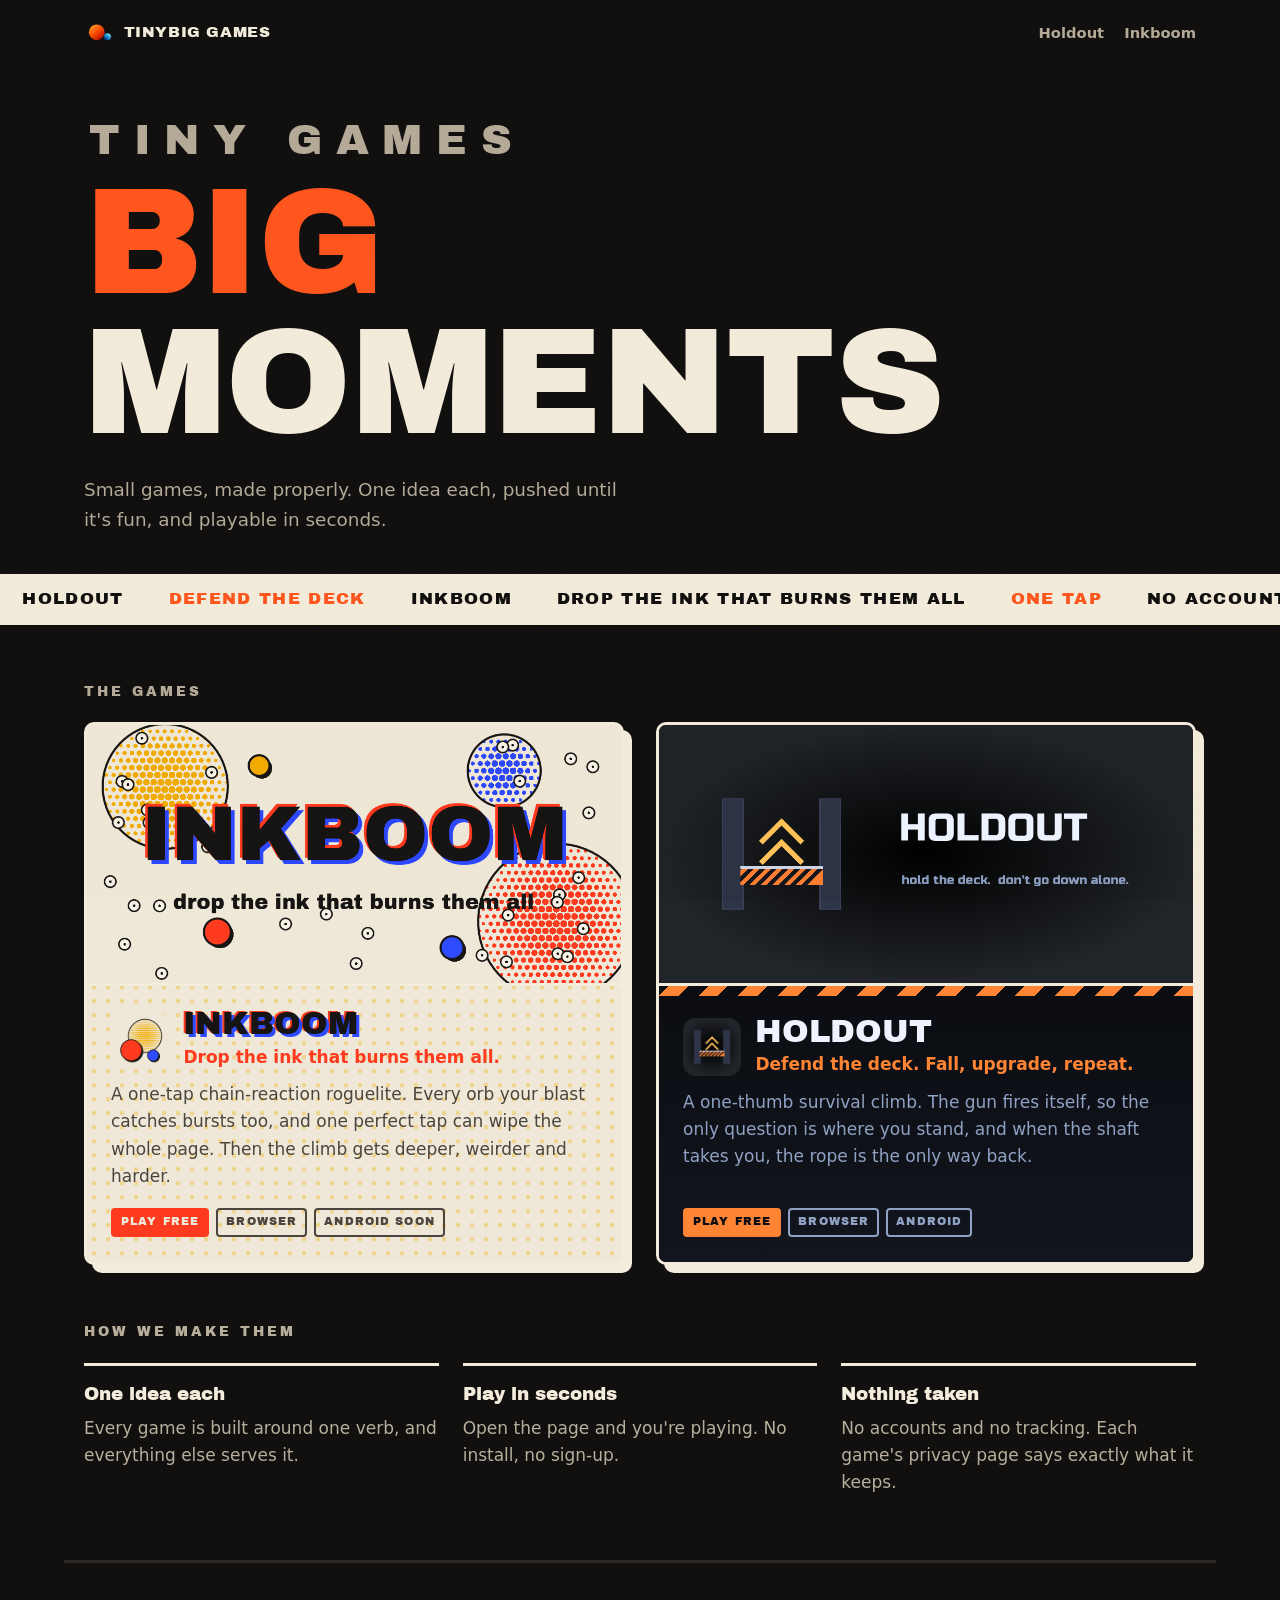
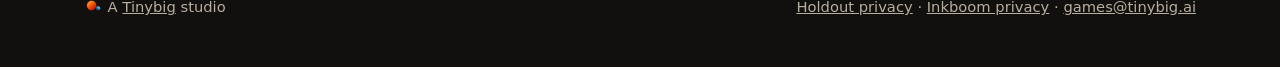
<file: index.html>
<!doctype html>
<html lang="en">
<head>
<meta charset="utf-8">
<meta name="viewport" content="width=device-width, initial-scale=1">
<title>Tinybig Games</title>
<meta name="description" content="Small games from Tinybig. Holdout: defend a rising deck. Inkboom: drop the ink that burns them all.">

<meta property="og:title" content="Tinybig Games">
<meta property="og:description" content="Small games, made properly.">
<meta property="og:image" content="https://games.tinybig.ai/inkboom/assets/feature.png">
<meta property="og:url" content="https://games.tinybig.ai/">
<meta property="og:type" content="website">
<meta name="twitter:card" content="summary_large_image">
<link rel="icon" type="image/svg+xml" href="/assets/tinybig-logo.svg">
<link rel="stylesheet" href="/assets/site.css">

<style>
  .hero { max-width: 72rem; margin: 0 auto; padding: 3.5rem 1.25rem 2.5rem; }
  .hero h1 { margin: 0; font-size: clamp(3.4rem, 13vw, 9.5rem); text-transform: uppercase; }
  /* The name is the joke: "tiny" set small against an enormous "BIG". */
  .hero h1 .tiny { display: block; font-size: .28em; letter-spacing: .32em; margin: 0 0 .3em .12em; color: var(--page-dim); }
  .hero h1 .big { color: var(--page-accent); }
  .hero p { margin: 1.4rem 0 0; max-width: 34rem; color: var(--page-dim); font-size: 1.15rem; }

  .ticker { overflow: hidden; border-block: 3px solid var(--page-ink); background: var(--page-ink); color: var(--page-bg); }
  .ticker div { display: flex; width: max-content; animation: slide 28s linear infinite; }
  .ticker span { font-family: var(--display); font-size: 1.05rem; letter-spacing: .08em; padding: .55rem 1.4rem; white-space: nowrap; }
  .ticker span:nth-child(3n+2) { color: var(--page-accent); }
  @keyframes slide { to { transform: translateX(-50%); } }

  .wrap { max-width: 72rem; margin: 0 auto; padding: 0 1.25rem; }
  .label { font-family: var(--display); font-size: .85rem; letter-spacing: .22em; color: var(--page-dim); margin: 3.5rem 0 1.25rem; }

  /* Each game is a poster in its own world; the studio page only frames them. */
  .posters { display: grid; gap: 2rem; grid-template-columns: repeat(auto-fit, minmax(21rem, 1fr)); }
  .poster {
    --bg: #000; --ink: #fff; --dim: #aaa; --accent: #f00;
    display: flex; flex-direction: column; text-decoration: none;
    background: var(--bg); color: var(--ink);
    border: 3px solid var(--page-ink); border-radius: 10px; overflow: hidden;
    box-shadow: 8px 8px 0 var(--page-ink);
    transition: transform .15s ease, box-shadow .15s ease;
  }
  .poster:hover { transform: translate(-3px, -3px) rotate(-.4deg); box-shadow: 12px 12px 0 var(--page-ink); }
  .poster .art { aspect-ratio: 1024 / 500; width: 100%; object-fit: cover; display: block; border-bottom: 3px solid var(--page-ink); }
  .poster .info { padding: 1.4rem 1.5rem 1.6rem; display: flex; flex-direction: column; gap: .65rem; flex: 1; }
  .poster .head { display: flex; align-items: center; gap: .9rem; }
  .poster .head img { width: 58px; height: 58px; border-radius: 13px; }
  .poster h2 { margin: 0; font-family: var(--display); font-weight: 400; font-size: 2rem; line-height: 1; }
  .poster .tag { margin: .2rem 0 0; color: var(--accent); font-weight: 700; }
  .poster .body { margin: 0; color: var(--dim); }
  .poster .meta { margin-top: auto; padding-top: .5rem; display: flex; gap: .45rem; flex-wrap: wrap; }
  .poster .meta span {
    font-family: var(--display); font-size: .7rem; letter-spacing: .1em;
    border: 2px solid currentColor; border-radius: 4px; padding: .2rem .5rem; color: var(--dim);
  }
  .poster .meta span.go { background: var(--accent); border-color: var(--accent); color: var(--bg); }

  .poster.holdout { --bg: #0b0d12; --ink: #eef3ff; --dim: #8fa2c4; --accent: #ff8434; }
  .poster.holdout .info { background: linear-gradient(#0b0d12, #12151d); }
  .poster.holdout .info::before {
    content: ""; height: 10px; margin: -1.4rem -1.5rem .6rem;
    background: repeating-linear-gradient(-45deg, #ff8434 0 14px, #0b0d12 14px 28px);
  }
  .poster.inkboom { --bg: #efe8d8; --ink: #171513; --dim: #4a453e; --accent: #ff3b1f; }
  .poster.inkboom h2 { text-shadow: 3px 3px 0 #2f4bff, -2px -1px 0 #ff3b1f; }
  .poster.inkboom .info {
    background-image: radial-gradient(#f2ae0055 22%, transparent 24%);
    background-size: 14px 14px; background-position: right -40px bottom -40px;
  }

  .about { display: grid; gap: 1.5rem; grid-template-columns: repeat(auto-fit, minmax(16rem, 1fr)); margin-top: 1rem; }
  .about div { border-top: 3px solid var(--page-ink); padding-top: .9rem; }
  .about h3 { margin: 0 0 .3rem; font-family: var(--display); font-weight: 400; font-size: 1.15rem; }
  .about p { margin: 0; color: var(--page-dim); }
</style>
</head>
<body>

<nav class="nav">
  <a class="brand" href="/"><img src="/assets/tinybig-logo.svg" alt="">TINYBIG GAMES</a>
  <ul>
    <li><a href="/holdout/">Holdout</a></li>
    <li><a href="/inkboom/">Inkboom</a></li>
  </ul>
</nav>

<header class="hero">
  <h1 class="display"><span class="tiny">tiny games</span><span class="big">BIG</span> moments</h1>
  <p>Small games, made properly. One idea each, pushed until it's fun, and
     playable in seconds.</p>
</header>

<div class="ticker" aria-hidden="true"><div>
  <span>HOLDOUT</span><span>DEFEND THE DECK</span><span>INKBOOM</span><span>DROP THE INK THAT BURNS THEM ALL</span><span>ONE TAP</span><span>NO ACCOUNTS</span>
  <span>HOLDOUT</span><span>DEFEND THE DECK</span><span>INKBOOM</span><span>DROP THE INK THAT BURNS THEM ALL</span><span>ONE TAP</span><span>NO ACCOUNTS</span>
</div></div>

<main class="wrap">
  <p class="label">THE GAMES</p>
  <div class="posters">
    <a class="poster inkboom" href="/inkboom/">
      <img class="art" src="/inkboom/assets/feature.png" alt="Inkboom: ink blasts on paper">
      <div class="info">
        <div class="head">
          <img src="/inkboom/assets/icon.png" alt="">
          <div><h2>INKBOOM</h2><p class="tag">Drop the ink that burns them all.</p></div>
        </div>
        <p class="body">A one-tap chain-reaction roguelite. Every orb your blast catches
          bursts too, and one perfect tap can wipe the whole page. Then the climb
          gets deeper, weirder and harder.</p>
        <div class="meta"><span class="go">PLAY FREE</span><span>BROWSER</span><span>ANDROID SOON</span></div>
      </div>
    </a>
    <a class="poster holdout" href="/holdout/">
      <img class="art" src="/holdout/assets/feature.png" alt="Holdout: hold the deck">
      <div class="info">
        <div class="head">
          <img src="/holdout/assets/icon.png" alt="">
          <div><h2>HOLDOUT</h2><p class="tag">Defend the deck. Fall, upgrade, repeat.</p></div>
        </div>
        <p class="body">A one-thumb survival climb. The gun fires itself, so the only
          question is where you stand, and when the shaft takes you, the rope is
          the only way back.</p>
        <div class="meta"><span class="go">PLAY FREE</span><span>BROWSER</span><span>ANDROID</span></div>
      </div>
    </a>
  </div>

  <p class="label">HOW WE MAKE THEM</p>
  <div class="about">
    <div><h3>One idea each</h3><p>Every game is built around one verb, and everything else serves it.</p></div>
    <div><h3>Play in seconds</h3><p>Open the page and you're playing. No install, no sign-up.</p></div>
    <div><h3>Nothing taken</h3><p>No accounts and no tracking. Each game's privacy page says exactly what it keeps.</p></div>
  </div>
</main>

<footer class="site-foot">
  <span><img src="/assets/tinybig-logo.svg" alt="">A <a href="https://tinybig.ai">Tinybig</a> studio</span>
  <span><a href="/holdout/privacy/">Holdout privacy</a> · <a href="/inkboom/privacy/">Inkboom privacy</a> · <a href="mailto:games@tinybig.ai">games@tinybig.ai</a></span>
</footer>

</body>
</html>
</file>
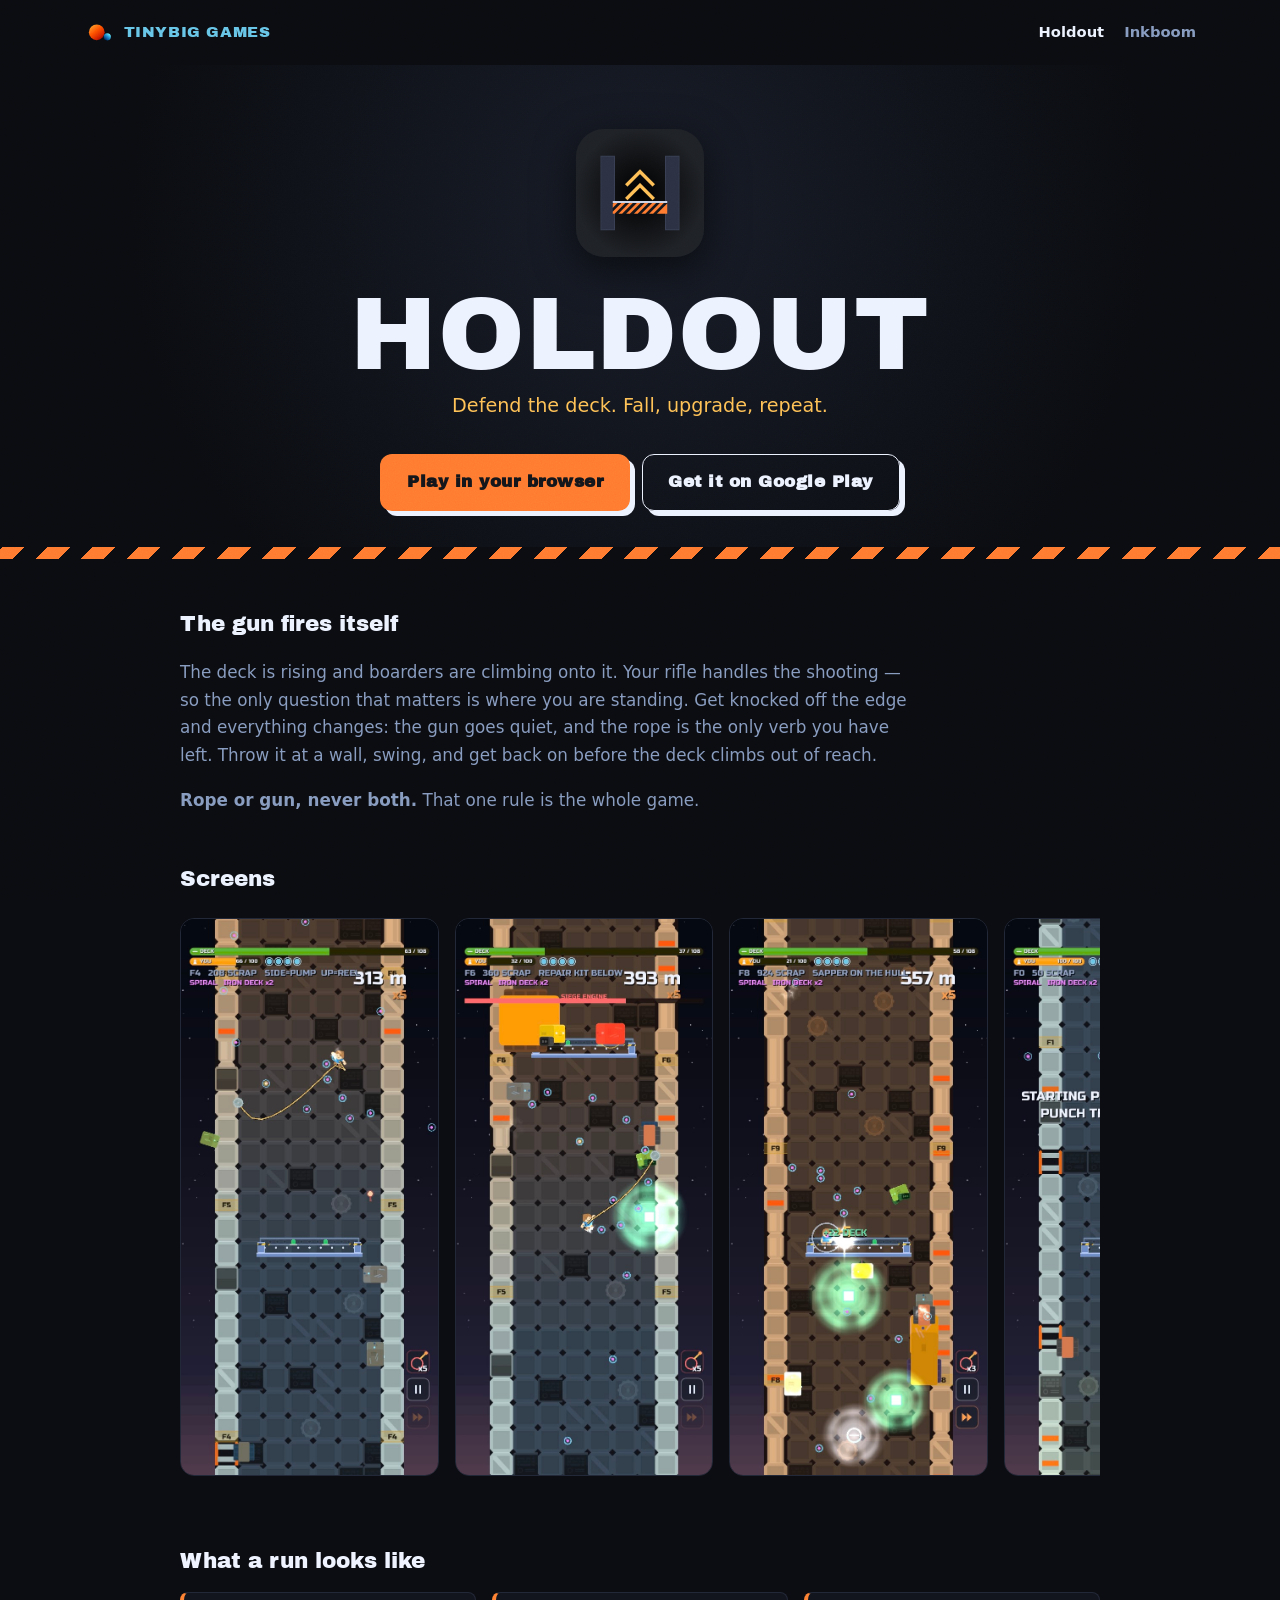
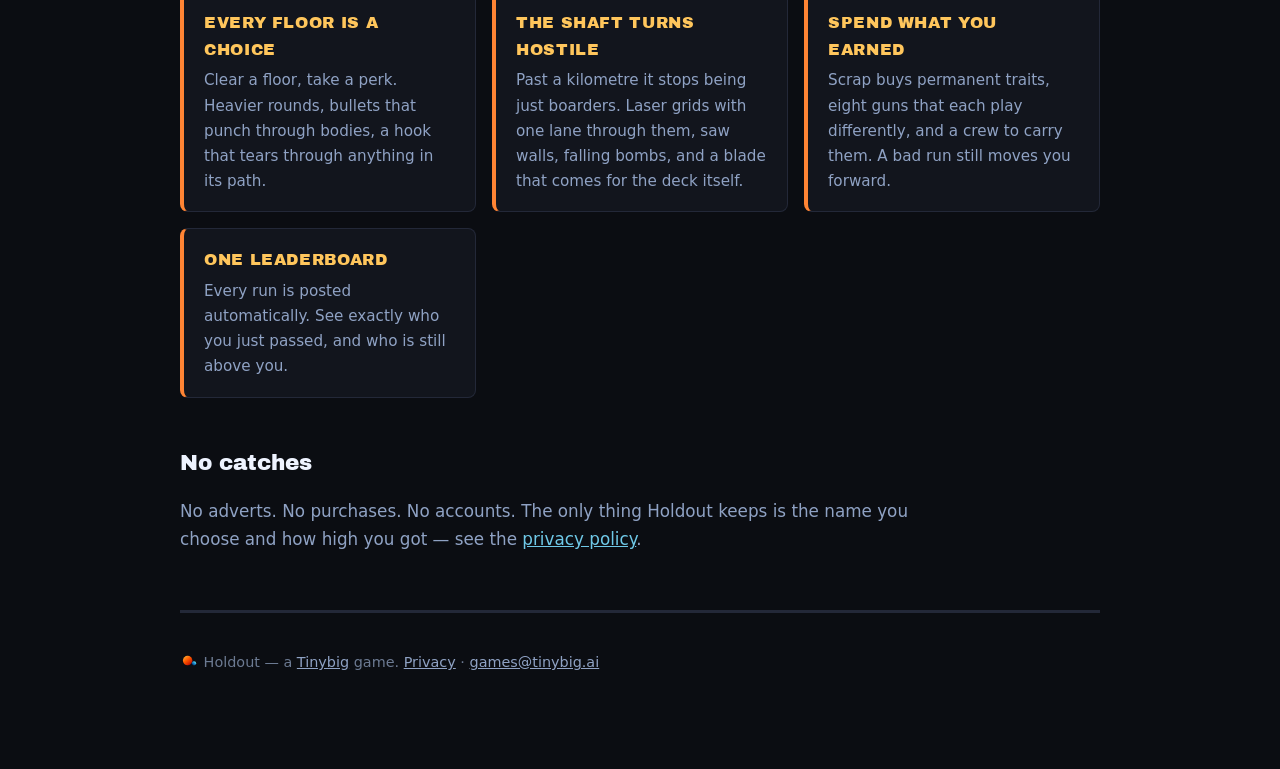
<file: holdout/index.html>
<!doctype html>
<html lang="en">
<head>
<meta charset="utf-8">
<meta name="viewport" content="width=device-width, initial-scale=1">
<title>Holdout — Defend the Deck</title>
<meta name="description" content="The gun fires itself. Your job is to hold the deck. A one-thumb survival climb: run, jump, and grapple back when the shaft takes you.">

<!-- Link previews. The feature graphic is already 1024x500, which is close
     enough to the 1.91:1 both cards want that it needs no second crop. -->
<meta property="og:title" content="Holdout — Defend the Deck">
<meta property="og:description" content="The gun fires itself. Your job is to hold the deck.">
<meta property="og:image" content="https://games.tinybig.ai/holdout/assets/feature.png">
<meta property="og:url" content="https://games.tinybig.ai/holdout/">
<meta property="og:type" content="website">
<meta name="twitter:card" content="summary_large_image">
<link rel="icon" type="image/png" href="/holdout/assets/icon.png">
<link rel="stylesheet" href="/assets/site.css">

<style>
  :root {
    color-scheme: dark;
    --bg: #0b0d12;
    --panel: #12151d;
    --line: #232838;
    --ink: #eef3ff;
    --dim: #8fa2c4;
    --faint: #6c7a92;
    --gold: #ffc65c;
    --orange: #ff8434;
  }
  * { box-sizing: border-box; }
  body {
    margin: 0;
    background: var(--bg);
    color: var(--ink);
    font: 16px/1.65 system-ui, -apple-system, "Segoe UI", Roboto, sans-serif;
  }
  .wrap { max-width: 60rem; margin: 0 auto; padding: 0 1.25rem 5rem; }

  /* Hero. The radial matches the icon's own backdrop so the page and the mark
     read as one thing rather than as art pasted onto a template. */
  header {
    text-align: center;
    padding: 4rem 1.25rem 3rem;
    background: radial-gradient(circle at 50% 30%, #1a1f2b 0%, var(--bg) 70%);
    border-bottom: 1px solid var(--line);
  }
  header img.icon {
    width: 128px; height: 128px; border-radius: 28px;
    box-shadow: 0 12px 40px rgba(0,0,0,.6);
  }
  h1 { font-size: clamp(2.2rem, 7vw, 3.4rem); margin: 1.25rem 0 .35rem; letter-spacing: .02em; }
  .tag { color: var(--gold); font-size: clamp(1rem, 3.4vw, 1.2rem); margin: 0 0 2rem; }

  .cta { display: flex; gap: .75rem; justify-content: center; flex-wrap: wrap; }
  .btn {
    display: inline-block; padding: .85rem 1.6rem; border-radius: 12px;
    font-weight: 600; text-decoration: none; font-size: 1.05rem;
    border: 1px solid transparent; transition: transform .12s ease;
  }
  .btn:active { transform: translateY(1px); }
  .btn-primary { background: var(--orange); color: #15171d; }
  .btn-ghost { border-color: var(--line); color: var(--dim); }
  .btn-ghost[aria-disabled="true"] { opacity: .55; cursor: default; }

  h2 { font-size: 1.35rem; margin: 3rem 0 .75rem; }
  p.lede { color: var(--dim); font-size: 1.05rem; max-width: 46rem; }

  /* Screenshots scroll sideways rather than reflowing into a grid: they are
     tall phone captures, and a grid of them on a wide screen is mostly gaps. */
  .shots {
    display: flex; gap: 1rem; overflow-x: auto; padding: .5rem 0 1.25rem;
    scroll-snap-type: x mandatory; -webkit-overflow-scrolling: touch;
  }
  .shots img {
    height: 62vh; max-height: 620px; width: auto; border-radius: 14px;
    border: 1px solid var(--line); scroll-snap-align: center; flex: 0 0 auto;
  }

  .feats { display: grid; gap: 1rem; grid-template-columns: repeat(auto-fit, minmax(15rem, 1fr)); }
  .feat { background: var(--panel); border: 1px solid var(--line); border-radius: 14px; padding: 1.1rem 1.25rem; }
  .feat h3 { margin: 0 0 .35rem; font-size: 1rem; color: var(--gold); letter-spacing: .04em; }
  .feat p { margin: 0; color: var(--dim); font-size: .95rem; }

  footer { margin-top: 3.5rem; padding-top: 1.5rem; border-top: 1px solid var(--line); color: var(--faint); font-size: .9rem; }
  footer a { color: var(--dim); }
  a { color: #6fc9e8; }

  /* Studio chrome on Holdout's palette, with the deck's hazard stripe. */
  :root { --page-bg: #0b0d12; --page-ink: #eef3ff; --page-dim: #8fa2c4; --page-line: #232838; --page-accent: #ff8434; }
  header { border-bottom: 0; position: relative; }
  header::after { content: ""; position: absolute; left: 0; right: 0; bottom: 0; height: 12px;
    background: repeating-linear-gradient(-45deg, #ff8434 0 16px, #0b0d12 16px 32px); }
  h1, h2, .feat h3 { font-family: var(--display); font-weight: 400; }
  h1 { font-size: clamp(3rem, 12vw, 6.5rem); line-height: .95; letter-spacing: .01em; }
  .btn-primary { color: #15171d; }
  .btn-ghost { border-color: var(--page-ink); color: var(--page-ink); }
  .feat { border-radius: 8px; border-left: 4px solid var(--orange); }
  footer { border-top: 3px solid var(--line); }
</style>
</head>
<body>

<nav class="nav">
  <a class="brand" href="/"><img src="/assets/tinybig-logo.svg" alt="">TINYBIG GAMES</a>
  <ul>
    <li><a href="/holdout/" aria-current="page">Holdout</a></li>
    <li><a href="/inkboom/">Inkboom</a></li>
  </ul>
</nav>

<header>
  <img class="icon" src="/holdout/assets/icon.png" alt="Holdout icon">
  <h1>HOLDOUT</h1>
  <p class="tag">Defend the deck. Fall, upgrade, repeat.</p>
  <div class="cta">
    <a class="btn btn-primary" href="https://holdout-xi.vercel.app/">Play in your browser</a>
    <a class="btn btn-ghost" href="https://play.google.com/store/apps/details?id=ai.tinybig.games.holdout">Get it on Google Play</a>
  </div>
</header>

<div class="wrap">

  <h2>The gun fires itself</h2>
  <p class="lede">
    The deck is rising and boarders are climbing onto it. Your rifle handles the
    shooting — so the only question that matters is where you are standing.
    Get knocked off the edge and everything changes: the gun goes quiet, and the
    rope is the only verb you have left. Throw it at a wall, swing, and get back
    on before the deck climbs out of reach.
  </p>
  <p class="lede"><strong>Rope or gun, never both.</strong> That one rule is the whole game.</p>

  <h2>Screens</h2>
  <div class="shots">
    <img src="/holdout/assets/shot1.jpg" alt="Swinging on the rope beneath the deck" loading="lazy">
    <img src="/holdout/assets/shot2.jpg" alt="Holding the deck against boarders" loading="lazy">
    <img src="/holdout/assets/shot3.jpg" alt="Choosing a perk between floors" loading="lazy">
    <img src="/holdout/assets/shot4.jpg" alt="A hazard filling the shaft" loading="lazy">
  </div>

  <h2>What a run looks like</h2>
  <div class="feats">
    <div class="feat">
      <h3>EVERY FLOOR IS A CHOICE</h3>
      <p>Clear a floor, take a perk. Heavier rounds, bullets that punch through
         bodies, a hook that tears through anything in its path.</p>
    </div>
    <div class="feat">
      <h3>THE SHAFT TURNS HOSTILE</h3>
      <p>Past a kilometre it stops being just boarders. Laser grids with one lane
         through them, saw walls, falling bombs, and a blade that comes for the
         deck itself.</p>
    </div>
    <div class="feat">
      <h3>SPEND WHAT YOU EARNED</h3>
      <p>Scrap buys permanent traits, eight guns that each play differently, and a
         crew to carry them. A bad run still moves you forward.</p>
    </div>
    <div class="feat">
      <h3>ONE LEADERBOARD</h3>
      <p>Every run is posted automatically. See exactly who you just passed, and
         who is still above you.</p>
    </div>
  </div>

  <h2>No catches</h2>
  <p class="lede">
    No adverts. No purchases. No accounts. The only thing Holdout keeps is the
    name you choose and how high you got — see the
    <a href="/holdout/privacy/">privacy policy</a>.
  </p>

  <footer>
    <p><img src="/assets/tinybig-logo.svg" alt="" width="18" height="18"
       style="vertical-align:-3px;margin-right:.35rem">Holdout — a
       <a href="https://tinybig.ai">Tinybig</a> game.
       <a href="/holdout/privacy/">Privacy</a> ·
       <a href="mailto:games@tinybig.ai">games@tinybig.ai</a></p>
  </footer>
</div>

</body>
</html>
</file>
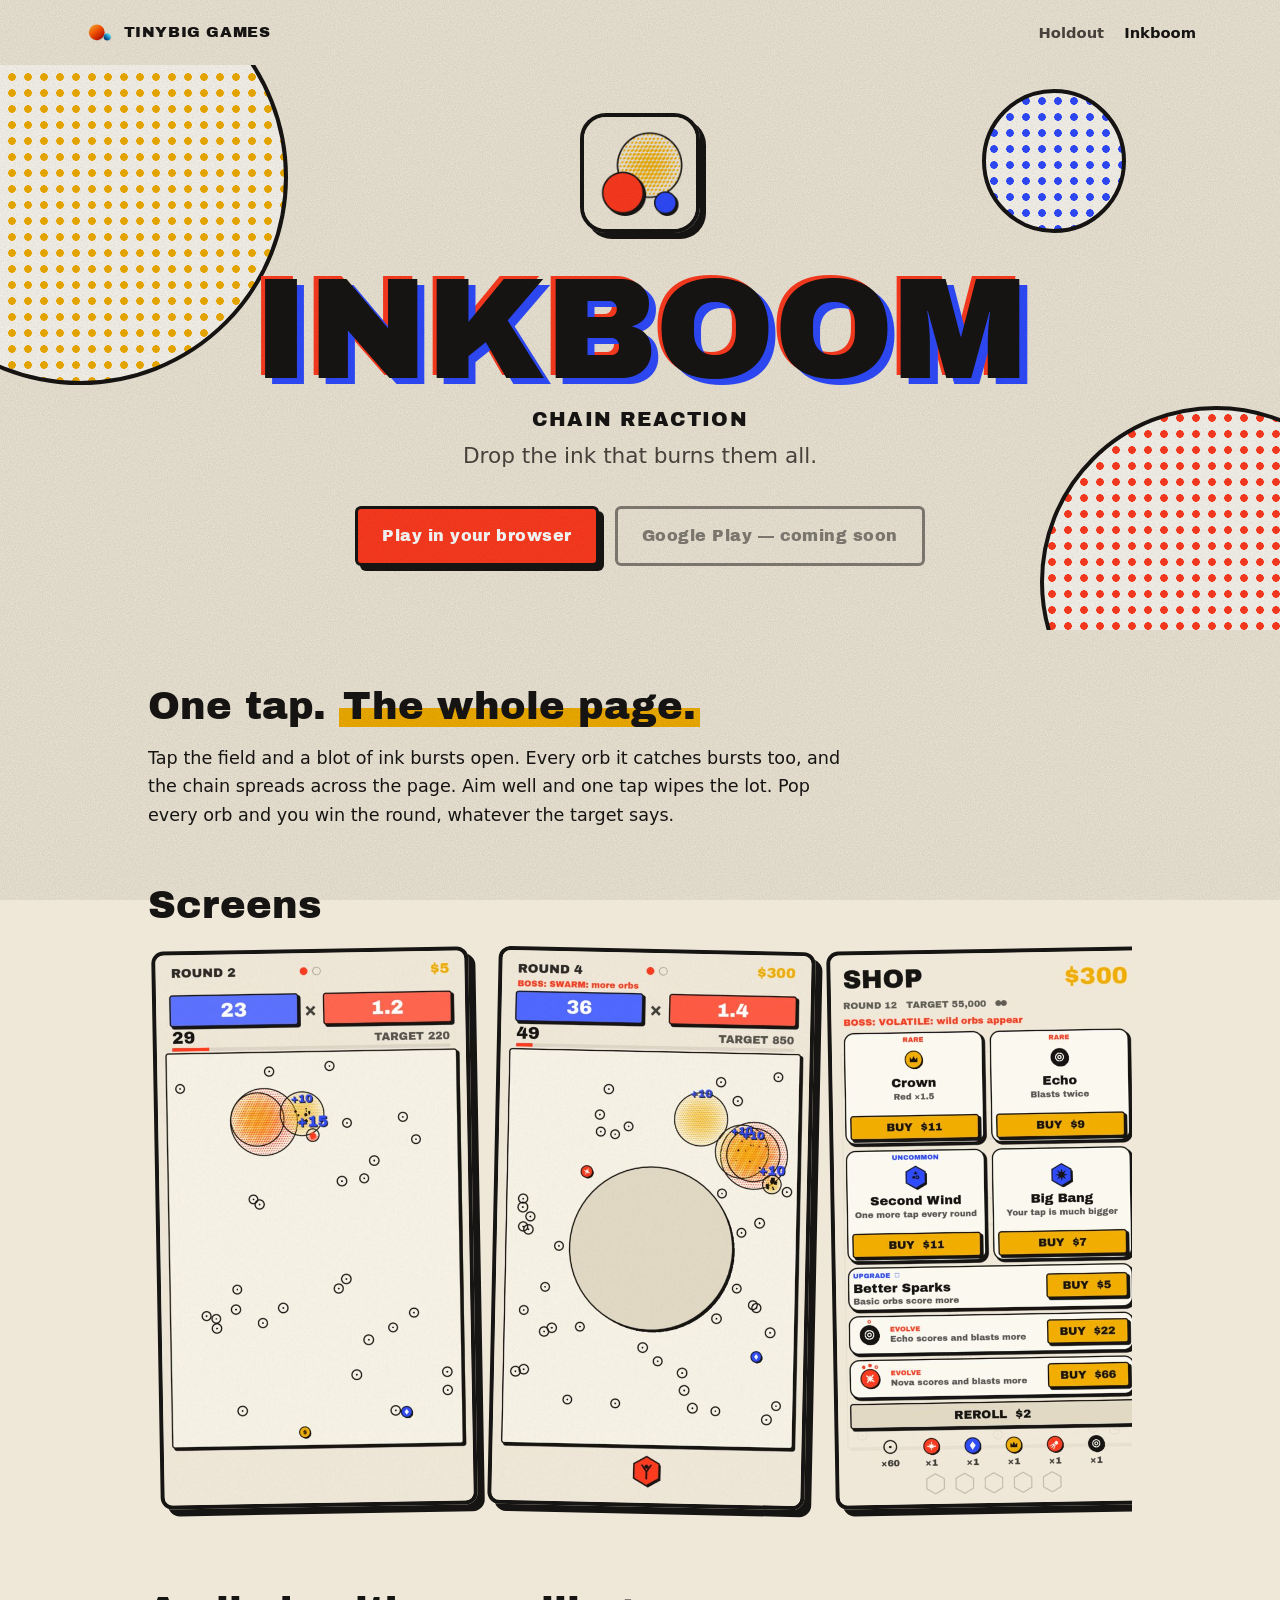
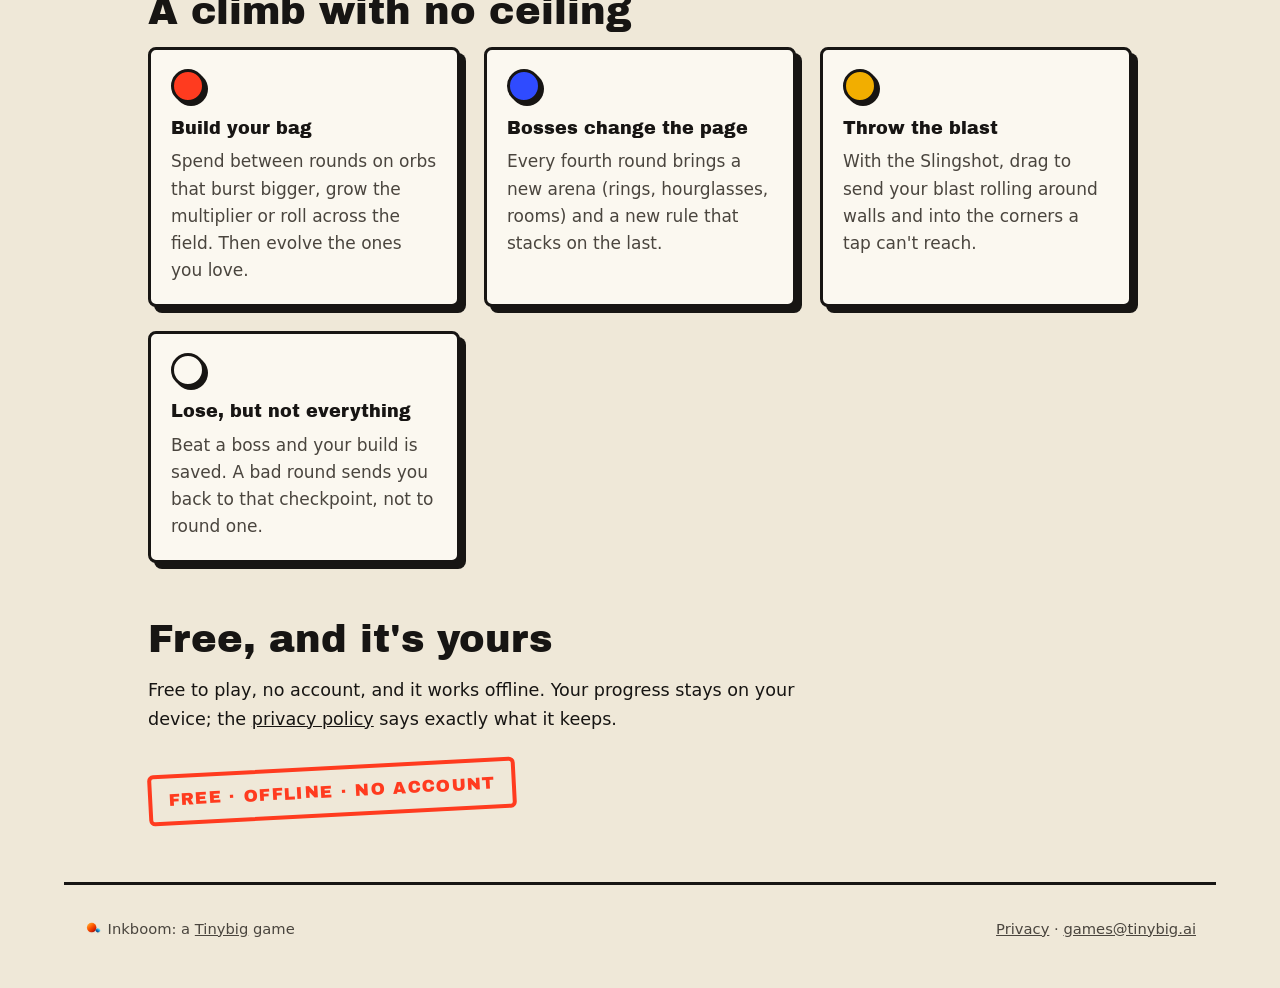
<file: inkboom/index.html>
<!doctype html>
<html lang="en">
<head>
<meta charset="utf-8">
<meta name="viewport" content="width=device-width, initial-scale=1">
<title>Inkboom: Chain Reaction</title>
<meta name="description" content="Drop the ink that burns them all. A one-tap chain-reaction roguelite for your browser and Android.">

<meta property="og:title" content="Inkboom: Chain Reaction">
<meta property="og:description" content="Drop the ink that burns them all.">
<meta property="og:image" content="https://games.tinybig.ai/inkboom/assets/feature.png">
<meta property="og:url" content="https://games.tinybig.ai/inkboom/">
<meta property="og:type" content="website">
<meta name="twitter:card" content="summary_large_image">
<link rel="icon" type="image/png" href="/inkboom/assets/icon.png">
<link rel="stylesheet" href="/assets/site.css">

<!-- The page is printed the way the game is: cream stock, black ink, three
     spot colours (red, blue, yellow), hard offset shadows, halftone dots. -->
<style>
  :root {
    color-scheme: light;
    --page-bg: #efe8d8; --page-ink: #171513; --page-dim: #4a453e;
    --page-line: #171513; --page-accent: #ff3b1f;
    --blue: #2f4bff; --gold: #f2ae00; --card: #fbf8f0;
  }
  body::after { opacity: .22; mix-blend-mode: multiply; }

  .hero { position: relative; overflow: hidden; padding: 3rem 1.25rem 4rem; text-align: center; }
  /* Halftone blasts behind the title, drawn in CSS so they scale with the page. */
  .blot { position: absolute; border-radius: 50%; border: 4px solid var(--page-ink); z-index: -1;
          background: radial-gradient(var(--c) 32%, transparent 35%) 0 0 / 16px 16px, var(--card); }
  .blot.a { --c: var(--gold); width: 26rem; height: 26rem; left: -8rem; top: -6rem; }
  .blot.b { --c: var(--page-accent); width: 22rem; height: 22rem; right: -7rem; bottom: -8rem; }
  .blot.c { --c: var(--blue); width: 9rem; height: 9rem; right: 12%; top: 1.5rem; }
  .hero img.icon { width: 120px; height: 120px; border-radius: 26px; border: 4px solid var(--page-ink); box-shadow: 6px 6px 0 var(--page-ink); }
  .hero h1 {
    margin: 1.4rem 0 .4rem; font-size: clamp(3.6rem, 15vw, 9rem);
    text-shadow: .05em .045em 0 var(--blue), -.03em -.02em 0 var(--page-accent);
    animation: slip 3.2s ease-in-out infinite alternate;
  }
  /* The print slipping on the press, as on the title screen. */
  @keyframes slip { to { text-shadow: .06em .035em 0 var(--blue), -.02em -.03em 0 var(--page-accent); } }
  .hero .sub { font-family: var(--display); font-size: clamp(.9rem, 3.2vw, 1.25rem); letter-spacing: .06em; margin: 0 0 .3rem; }
  .hero .tag { font-size: clamp(1.05rem, 3.6vw, 1.35rem); margin: 0 0 2rem; color: var(--page-dim); }
  .cta { display: flex; gap: 1rem; justify-content: center; flex-wrap: wrap; }
  .btn-primary { color: #fff; }
  .btn-ghost { background: var(--page-bg); }
  @media (max-width: 640px) {
    .blot.a { width: 15rem; height: 15rem; left: -8rem; top: -5rem; }
    .blot.b { width: 12rem; height: 12rem; right: -7rem; bottom: -6rem; }
    .blot.c { width: 5rem; height: 5rem; right: -1rem; top: 1rem; }
  }

  .wrap { max-width: 64rem; margin: 0 auto; padding: 0 1.25rem; }
  h2 { font-family: var(--display); font-weight: 400; font-size: clamp(1.6rem, 5vw, 2.4rem); margin: 3.5rem 0 1rem; line-height: 1.05; }
  h2 .hl { background: linear-gradient(transparent 55%, var(--gold) 55%); padding: 0 .1em; }
  .lede { font-size: 1.1rem; max-width: 44rem; }

  .shots { display: flex; gap: 1.25rem; overflow-x: auto; padding: .5rem .5rem 1.75rem; scroll-snap-type: x mandatory; }
  .shots img {
    height: 62vh; max-height: 600px; width: auto; flex: 0 0 auto; scroll-snap-align: center;
    border: 4px solid var(--page-ink); border-radius: 12px; box-shadow: 7px 7px 0 var(--page-ink);
  }
  .shots img:nth-child(even) { transform: rotate(1.2deg); }
  .shots img:nth-child(odd) { transform: rotate(-1deg); }

  .feats { display: grid; gap: 1.5rem; grid-template-columns: repeat(auto-fit, minmax(14.5rem, 1fr)); }
  .feat { background: var(--card); border: 3px solid var(--page-ink); border-radius: 8px; box-shadow: 6px 6px 0 var(--page-ink); padding: 1.2rem 1.25rem; }
  .feat .dot { width: 34px; height: 34px; border-radius: 50%; border: 3px solid var(--page-ink); margin-bottom: .7rem; box-shadow: 3px 3px 0 var(--page-ink); }
  .feat h3 { margin: 0 0 .35rem; font-family: var(--display); font-weight: 400; font-size: 1.1rem; }
  .feat p { margin: 0; color: var(--page-dim); }

  .stamp {
    display: inline-block; margin-top: 1rem; padding: .5rem 1rem; transform: rotate(-3deg);
    font-family: var(--display); letter-spacing: .08em; color: var(--page-accent);
    border: 4px solid var(--page-accent); border-radius: 6px;
  }
</style>
</head>
<body>

<nav class="nav">
  <a class="brand" href="/"><img src="/assets/tinybig-logo.svg" alt="">TINYBIG GAMES</a>
  <ul>
    <li><a href="/holdout/">Holdout</a></li>
    <li><a href="/inkboom/" aria-current="page">Inkboom</a></li>
  </ul>
</nav>

<header class="hero">
  <span class="blot a"></span><span class="blot b"></span><span class="blot c"></span>
  <img class="icon" src="/inkboom/assets/icon.png" alt="Inkboom icon">
  <h1 class="display">INKBOOM</h1>
  <p class="sub">CHAIN REACTION</p>
  <p class="tag">Drop the ink that burns them all.</p>
  <div class="cta">
    <a class="btn btn-primary" href="/inkboom/play/">Play in your browser</a>
    <!-- Swap href and drop aria-disabled the moment the listing is public. -->
    <span class="btn btn-ghost" aria-disabled="true">Google Play — coming soon</span>
  </div>
</header>

<main class="wrap">
  <h2>One tap. <span class="hl">The whole page.</span></h2>
  <p class="lede">
    Tap the field and a blot of ink bursts open. Every orb it catches bursts too,
    and the chain spreads across the page. Aim well and one tap wipes the lot.
    Pop every orb and you win the round, whatever the target says.
  </p>

  <h2>Screens</h2>
  <div class="shots">
    <img src="/inkboom/assets/shot1.jpg" alt="A chain reaction spreading across the field" loading="lazy">
    <img src="/inkboom/assets/shot2.jpg" alt="A thrown blast rolling around a ring arena" loading="lazy">
    <img src="/inkboom/assets/shot3.jpg" alt="The shop, with orbs to evolve" loading="lazy">
    <img src="/inkboom/assets/shot4.jpg" alt="Round 44, crowded with armoured orbs and black holes" loading="lazy">
  </div>

  <h2>A climb with no ceiling</h2>
  <div class="feats">
    <div class="feat"><div class="dot" style="background:var(--page-accent)"></div>
      <h3>Build your bag</h3>
      <p>Spend between rounds on orbs that burst bigger, grow the multiplier or roll across the field. Then evolve the ones you love.</p></div>
    <div class="feat"><div class="dot" style="background:var(--blue)"></div>
      <h3>Bosses change the page</h3>
      <p>Every fourth round brings a new arena (rings, hourglasses, rooms) and a new rule that stacks on the last.</p></div>
    <div class="feat"><div class="dot" style="background:var(--gold)"></div>
      <h3>Throw the blast</h3>
      <p>With the Slingshot, drag to send your blast rolling around walls and into the corners a tap can't reach.</p></div>
    <div class="feat"><div class="dot" style="background:var(--card)"></div>
      <h3>Lose, but not everything</h3>
      <p>Beat a boss and your build is saved. A bad round sends you back to that checkpoint, not to round one.</p></div>
  </div>

  <h2>Free, and it's yours</h2>
  <p class="lede">
    Free to play, no account, and it works offline. Your progress stays on
    your device; the <a href="/inkboom/privacy/">privacy policy</a> says exactly what it keeps.
  </p>
  <span class="stamp">FREE · OFFLINE · NO ACCOUNT</span>
</main>

<footer class="site-foot">
  <span><img src="/assets/tinybig-logo.svg" alt="">Inkboom: a <a href="https://tinybig.ai">Tinybig</a> game</span>
  <span><a href="/inkboom/privacy/">Privacy</a> · <a href="mailto:games@tinybig.ai">games@tinybig.ai</a></span>
</footer>

</body>
</html>
</file>
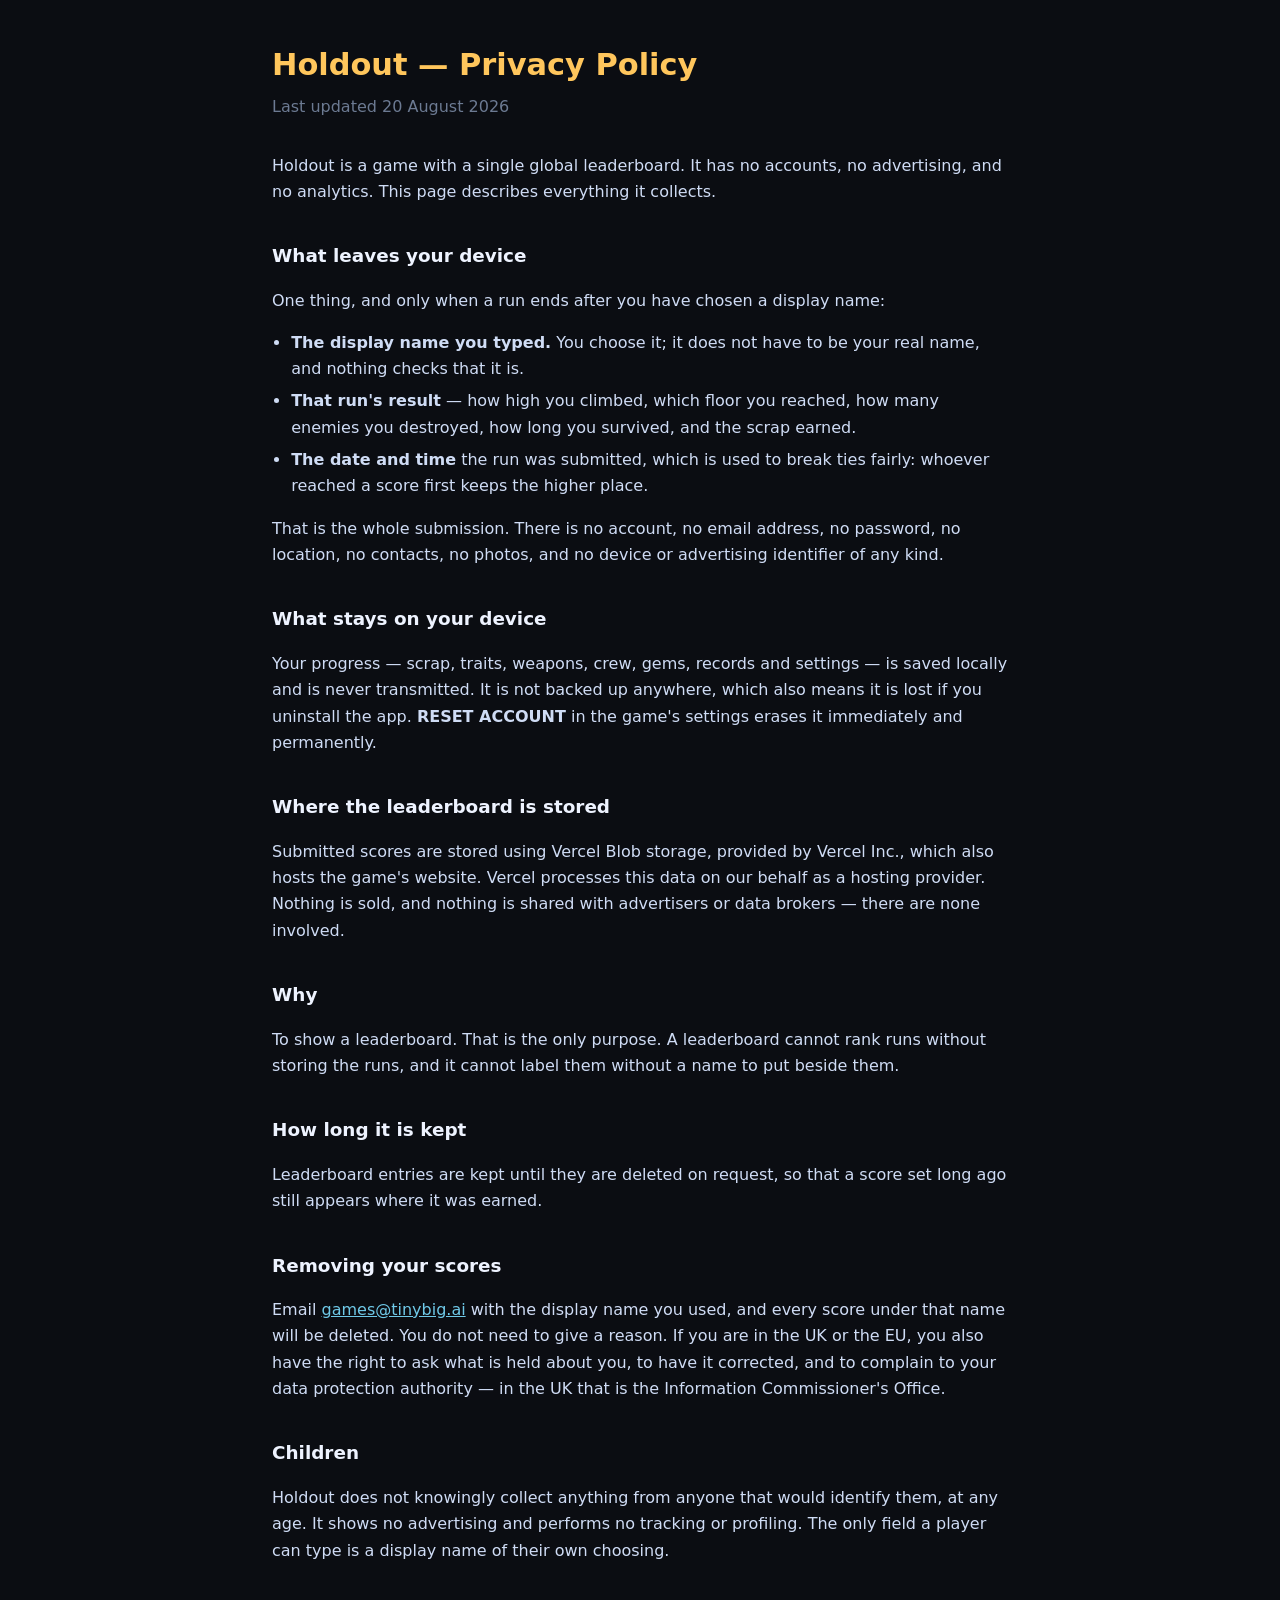
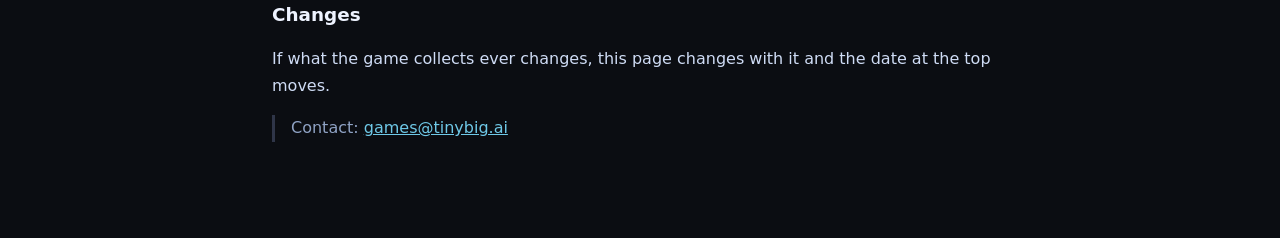
<file: holdout/privacy/index.html>
<!doctype html>
<html lang="en">
<head>
<meta charset="utf-8">
<meta name="viewport" content="width=device-width, initial-scale=1">
<title>Holdout — Privacy Policy</title>
<style>
  :root { color-scheme: dark; }
  body {
    margin: 0 auto; padding: 2.5rem 1.25rem 5rem; max-width: 46rem;
    background: #0b0d12; color: #cfdcf5;
    font: 16px/1.65 system-ui, -apple-system, "Segoe UI", Roboto, sans-serif;
  }
  h1 { color: #ffc65c; font-size: 1.9rem; margin: 0 0 .25rem; }
  h2 { color: #eef3ff; font-size: 1.15rem; margin: 2.25rem 0 .5rem; }
  .sub { color: #6c7a92; margin: 0 0 2rem; }
  ul { padding-left: 1.2rem; }
  li { margin: .35rem 0; }
  code { background: #161a23; padding: .1rem .35rem; border-radius: .25rem; }
  a { color: #6fc9e8; }
  .note { color: #8fa2c4; border-left: 3px solid #2f3548; padding-left: 1rem; }
</style>
</head>
<body>
<h1>Holdout — Privacy Policy</h1>
<p class="sub">Last updated 20 August 2026</p>

<p>Holdout is a game with a single global leaderboard. It has no accounts, no
advertising, and no analytics. This page describes everything it collects.</p>

<h2>What leaves your device</h2>
<p>One thing, and only when a run ends after you have chosen a display name:</p>
<ul>
  <li><strong>The display name you typed.</strong> You choose it; it does not
      have to be your real name, and nothing checks that it is.</li>
  <li><strong>That run's result</strong> — how high you climbed, which floor you
      reached, how many enemies you destroyed, how long you survived, and the
      scrap earned.</li>
  <li><strong>The date and time</strong> the run was submitted, which is used to
      break ties fairly: whoever reached a score first keeps the higher place.</li>
</ul>
<p>That is the whole submission. There is no account, no email address, no
password, no location, no contacts, no photos, and no device or advertising
identifier of any kind.</p>

<h2>What stays on your device</h2>
<p>Your progress — scrap, traits, weapons, crew, gems, records and settings — is
saved locally and is never transmitted. It is not backed up anywhere, which also
means it is lost if you uninstall the app. <strong>RESET ACCOUNT</strong> in the
game's settings erases it immediately and permanently.</p>

<h2>Where the leaderboard is stored</h2>
<p>Submitted scores are stored using Vercel Blob storage, provided by Vercel
Inc., which also hosts the game's website. Vercel processes this data on our
behalf as a hosting provider. Nothing is sold, and nothing is shared with
advertisers or data brokers — there are none involved.</p>

<h2>Why</h2>
<p>To show a leaderboard. That is the only purpose. A leaderboard cannot rank
runs without storing the runs, and it cannot label them without a name to put
beside them.</p>

<h2>How long it is kept</h2>
<p>Leaderboard entries are kept until they are deleted on request, so that a
score set long ago still appears where it was earned.</p>

<h2>Removing your scores</h2>
<p>Email <a href="mailto:games@tinybig.ai">games@tinybig.ai</a> with the display name you
used, and every score under that name will be deleted. You do not need to give a
reason. If you are in the UK or the EU, you also have the right to ask what is
held about you, to have it corrected, and to complain to your data protection
authority — in the UK that is the Information Commissioner's Office.</p>

<h2>Children</h2>
<p>Holdout does not knowingly collect anything from anyone that would identify
them, at any age. It shows no advertising and performs no tracking or profiling.
The only field a player can type is a display name of their own choosing.</p>

<h2>Changes</h2>
<p>If what the game collects ever changes, this page changes with it and the date
at the top moves.</p>

<p class="note">Contact: <a href="mailto:games@tinybig.ai">games@tinybig.ai</a></p>
</body>
</html>
</file>
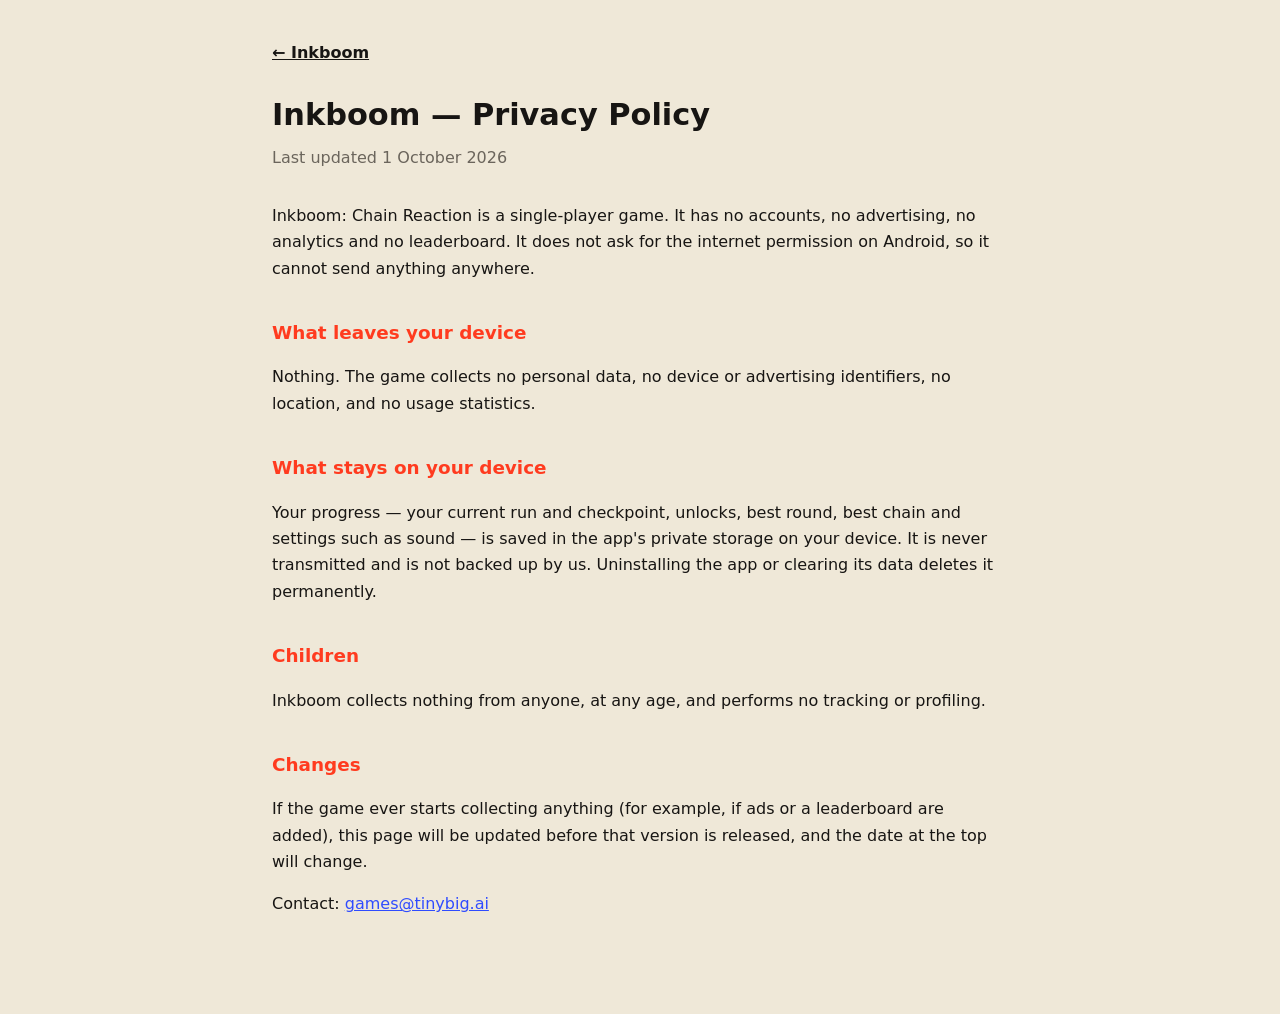
<file: inkboom/privacy/index.html>
<!doctype html>
<html lang="en">
<head>
<meta charset="utf-8">
<meta name="viewport" content="width=device-width, initial-scale=1">
<title>Inkboom — Privacy Policy</title>
<style>
  body { margin: 0 auto; padding: 2.5rem 1.25rem 5rem; max-width: 46rem;
    background: #efe8d8; color: #171513;
    font: 16px/1.65 system-ui, -apple-system, "Segoe UI", Roboto, sans-serif; }
  h1 { font-size: 1.9rem; margin: 0 0 .25rem; }
  h2 { font-size: 1.15rem; margin: 2.25rem 0 .5rem; color: #ff3b1f; }
  .sub { color: #6b655c; margin: 0 0 2rem; }
  a { color: #2f4bff; }
  .back { display:inline-block; margin-bottom:1.5rem; color:#171513; font-weight:600; }
</style>
</head>
<body>
<a class="back" href="/inkboom/">&larr; Inkboom</a>
<h1>Inkboom — Privacy Policy</h1>
<p class="sub">Last updated 1 October 2026</p>

<p>Inkboom: Chain Reaction is a single-player game. It has no accounts, no
advertising, no analytics and no leaderboard. It does not ask for the internet
permission on Android, so it cannot send anything anywhere.</p>

<h2>What leaves your device</h2>
<p>Nothing. The game collects no personal data, no device or advertising
identifiers, no location, and no usage statistics.</p>

<h2>What stays on your device</h2>
<p>Your progress — your current run and checkpoint, unlocks, best round, best
chain and settings such as sound — is saved in the app's private storage on your
device. It is never transmitted and is not backed up by us. Uninstalling the app
or clearing its data deletes it permanently.</p>

<h2>Children</h2>
<p>Inkboom collects nothing from anyone, at any age, and performs no tracking or
profiling.</p>

<h2>Changes</h2>
<p>If the game ever starts collecting anything (for example, if ads or a
leaderboard are added), this page will be updated before that version is
released, and the date at the top will change.</p>

<p>Contact: <a href="mailto:games@tinybig.ai">games@tinybig.ai</a></p>
</body>
</html>
</file>
<file: assets/site.css>
/* Studio chrome shared by every page: type, nav, footer, grain.
   Each game page sets its own palette through the --page-* variables so the
   studio frame stays the same while every game keeps its own world. */
@font-face {
  font-family: "Archivo Black";
  src: url("/assets/fonts/ArchivoBlack-Regular.ttf") format("truetype");
  font-display: swap;
}

:root {
  --page-bg: #11100f;
  --page-ink: #f3ecdc;
  --page-dim: #b8ae9c;
  --page-line: #2b2825;
  --page-accent: #ff5a1f;
  --display: "Archivo Black", "Arial Black", Impact, system-ui, sans-serif;
  --body: system-ui, -apple-system, "Segoe UI", Roboto, sans-serif;
}
* { box-sizing: border-box; }
html { -webkit-text-size-adjust: 100%; }
body {
  margin: 0; background: var(--page-bg); color: var(--page-ink);
  font: 17px/1.6 var(--body);
}
/* Paper grain over everything; pointer-events off so it never eats a tap. */
body::after {
  content: ""; position: fixed; inset: 0; pointer-events: none; z-index: 50;
  background: url("/assets/grain.svg"); opacity: .18; mix-blend-mode: overlay;
}
a { color: inherit; }
img { max-width: 100%; }

.nav {
  display: flex; align-items: center; justify-content: space-between; gap: 1rem;
  max-width: 72rem; margin: 0 auto; padding: 1.1rem 1.25rem;
}
.nav .brand {
  display: flex; align-items: center; gap: .6rem; text-decoration: none;
  font-family: var(--display); letter-spacing: .04em; font-size: .95rem;
}
.nav .brand img { width: 30px; height: 30px; }
.nav .brand { white-space: nowrap; }
@media (max-width: 420px) { .nav .brand { font-size: .8rem; } .nav ul { gap: .9rem; } }
.nav ul { display: flex; gap: 1.25rem; list-style: none; margin: 0; padding: 0; }
.nav ul a { text-decoration: none; font-weight: 600; font-size: .92rem; color: var(--page-dim); }
.nav ul a:hover, .nav ul a[aria-current] { color: var(--page-ink); }

.display { font-family: var(--display); font-weight: 400; letter-spacing: -.01em; line-height: .92; }

.btn {
  display: inline-block; padding: .9rem 1.5rem; font-family: var(--display);
  font-size: 1rem; letter-spacing: .03em; text-decoration: none;
  border: 3px solid var(--page-ink); border-radius: 6px;
  box-shadow: 5px 5px 0 var(--page-ink); transition: transform .1s ease, box-shadow .1s ease;
}
.btn:hover { transform: translate(-2px, -2px); box-shadow: 7px 7px 0 var(--page-ink); }
.btn:active { transform: translate(3px, 3px); box-shadow: 2px 2px 0 var(--page-ink); }
.btn-primary { background: var(--page-accent); color: var(--page-bg); }
.btn-ghost { background: transparent; color: var(--page-ink); }
.btn[aria-disabled="true"] { opacity: .5; cursor: default; box-shadow: none; transform: none; }

.site-foot {
  max-width: 72rem; margin: 4rem auto 0; padding: 2rem 1.25rem 3rem;
  border-top: 3px solid var(--page-line); color: var(--page-dim); font-size: .92rem;
  display: flex; flex-wrap: wrap; gap: .5rem 1.5rem; justify-content: space-between;
}
.site-foot img { width: 18px; height: 18px; vertical-align: -3px; margin-right: .35rem; }
.site-foot a { color: var(--page-dim); }

@media (prefers-reduced-motion: reduce) {
  *, *::before, *::after { animation: none !important; transition: none !important; }
}
</file>
